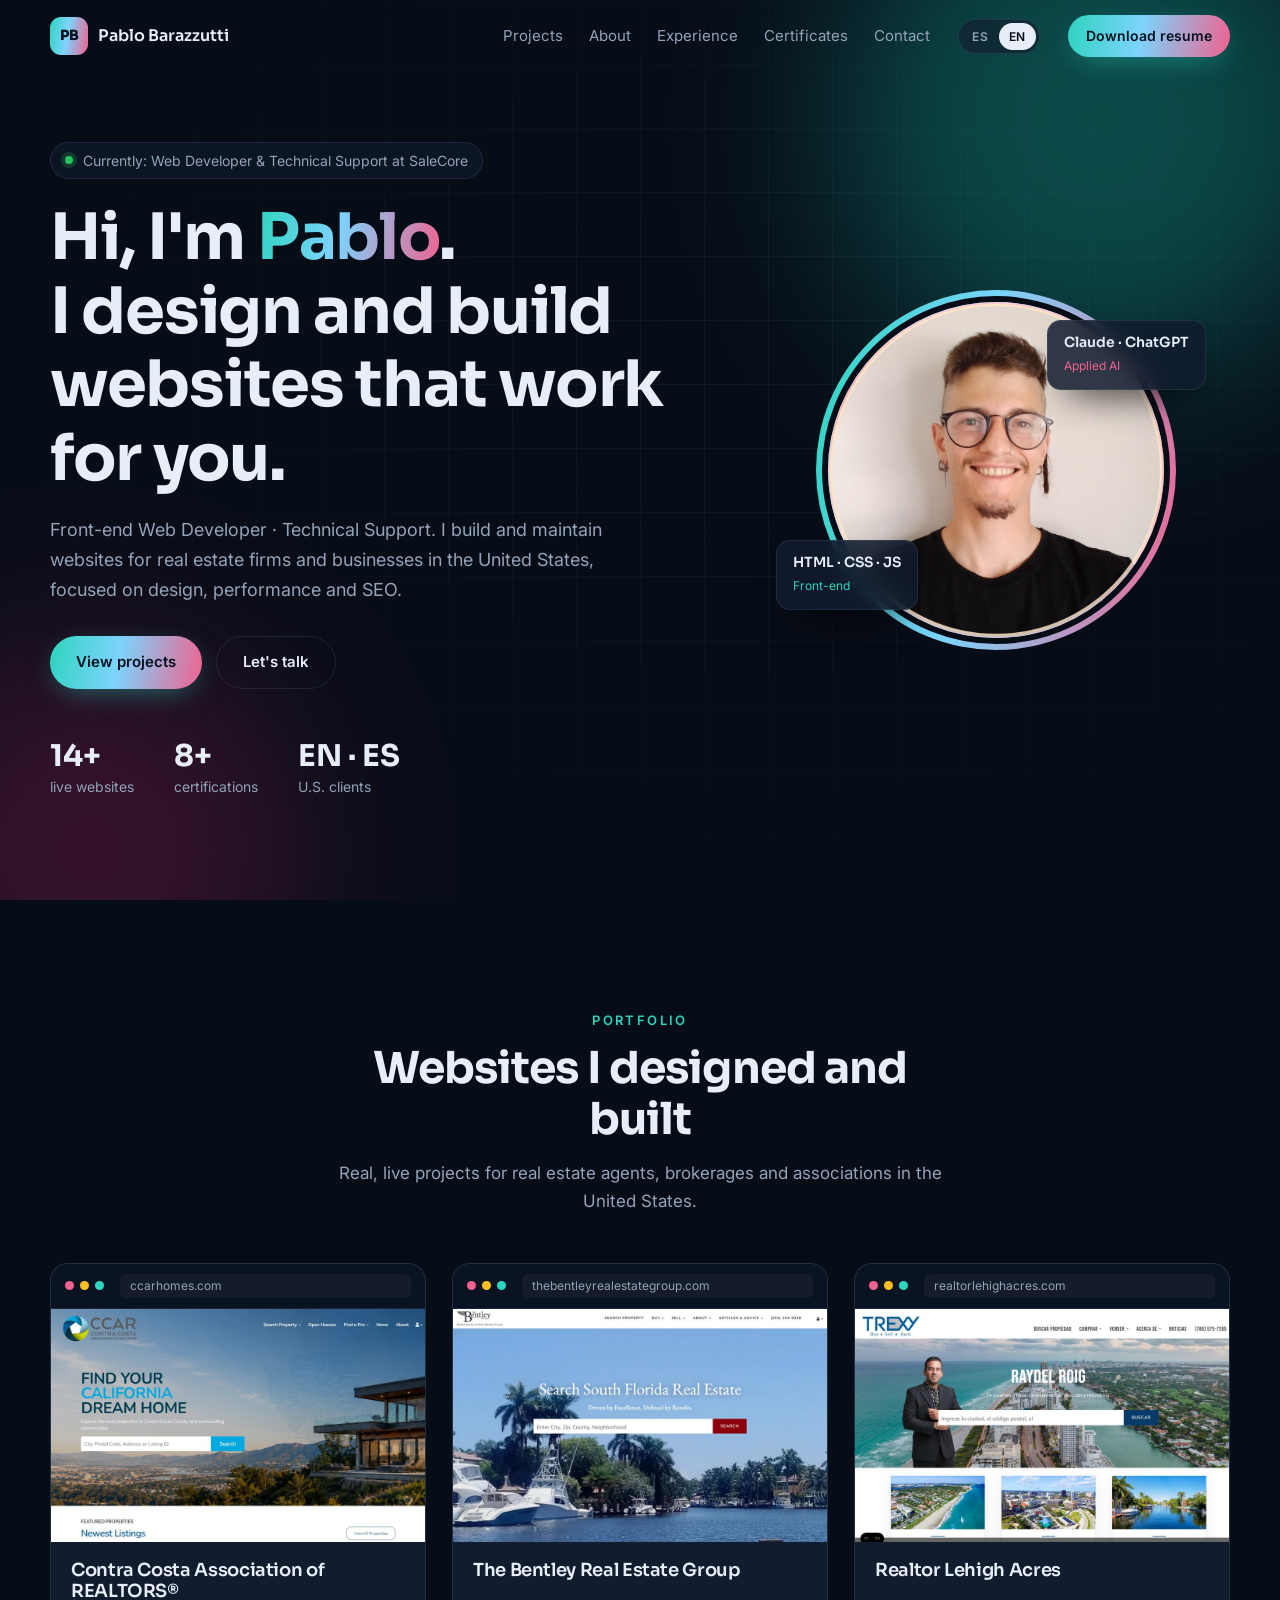
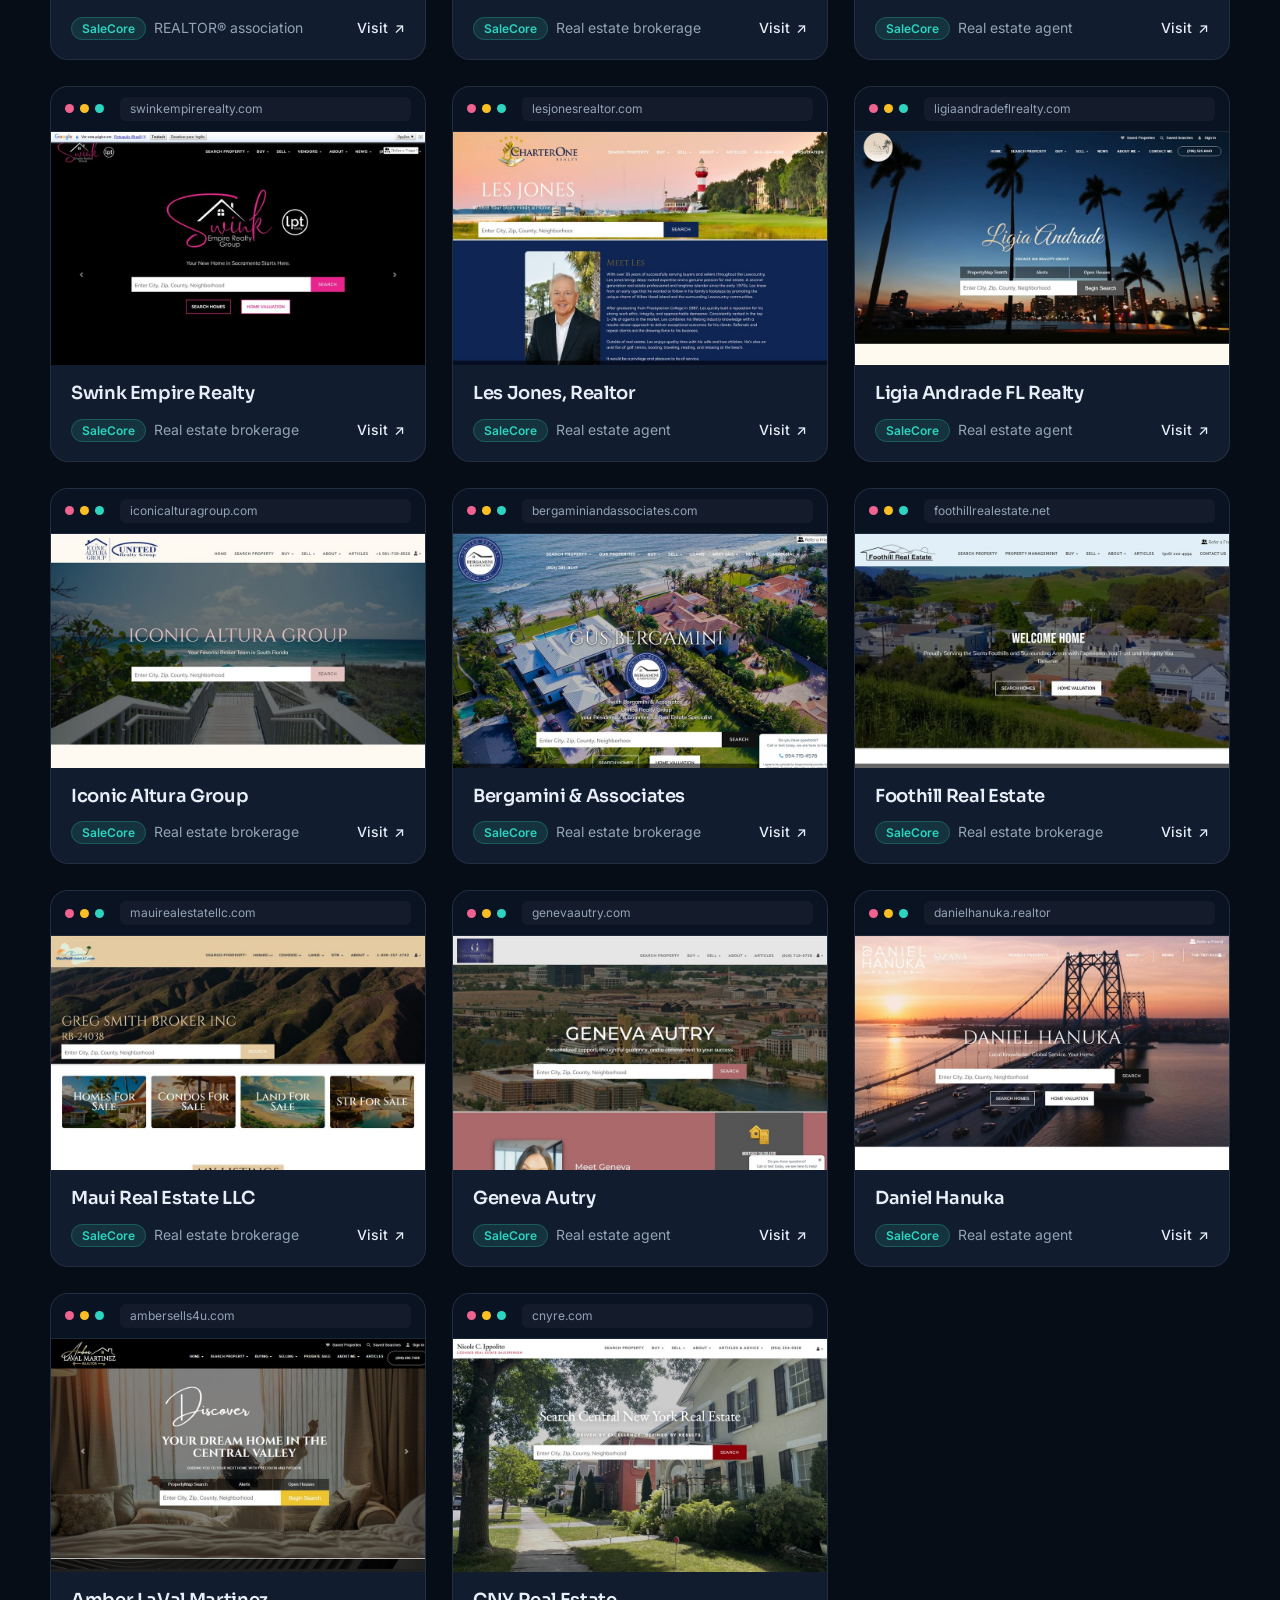
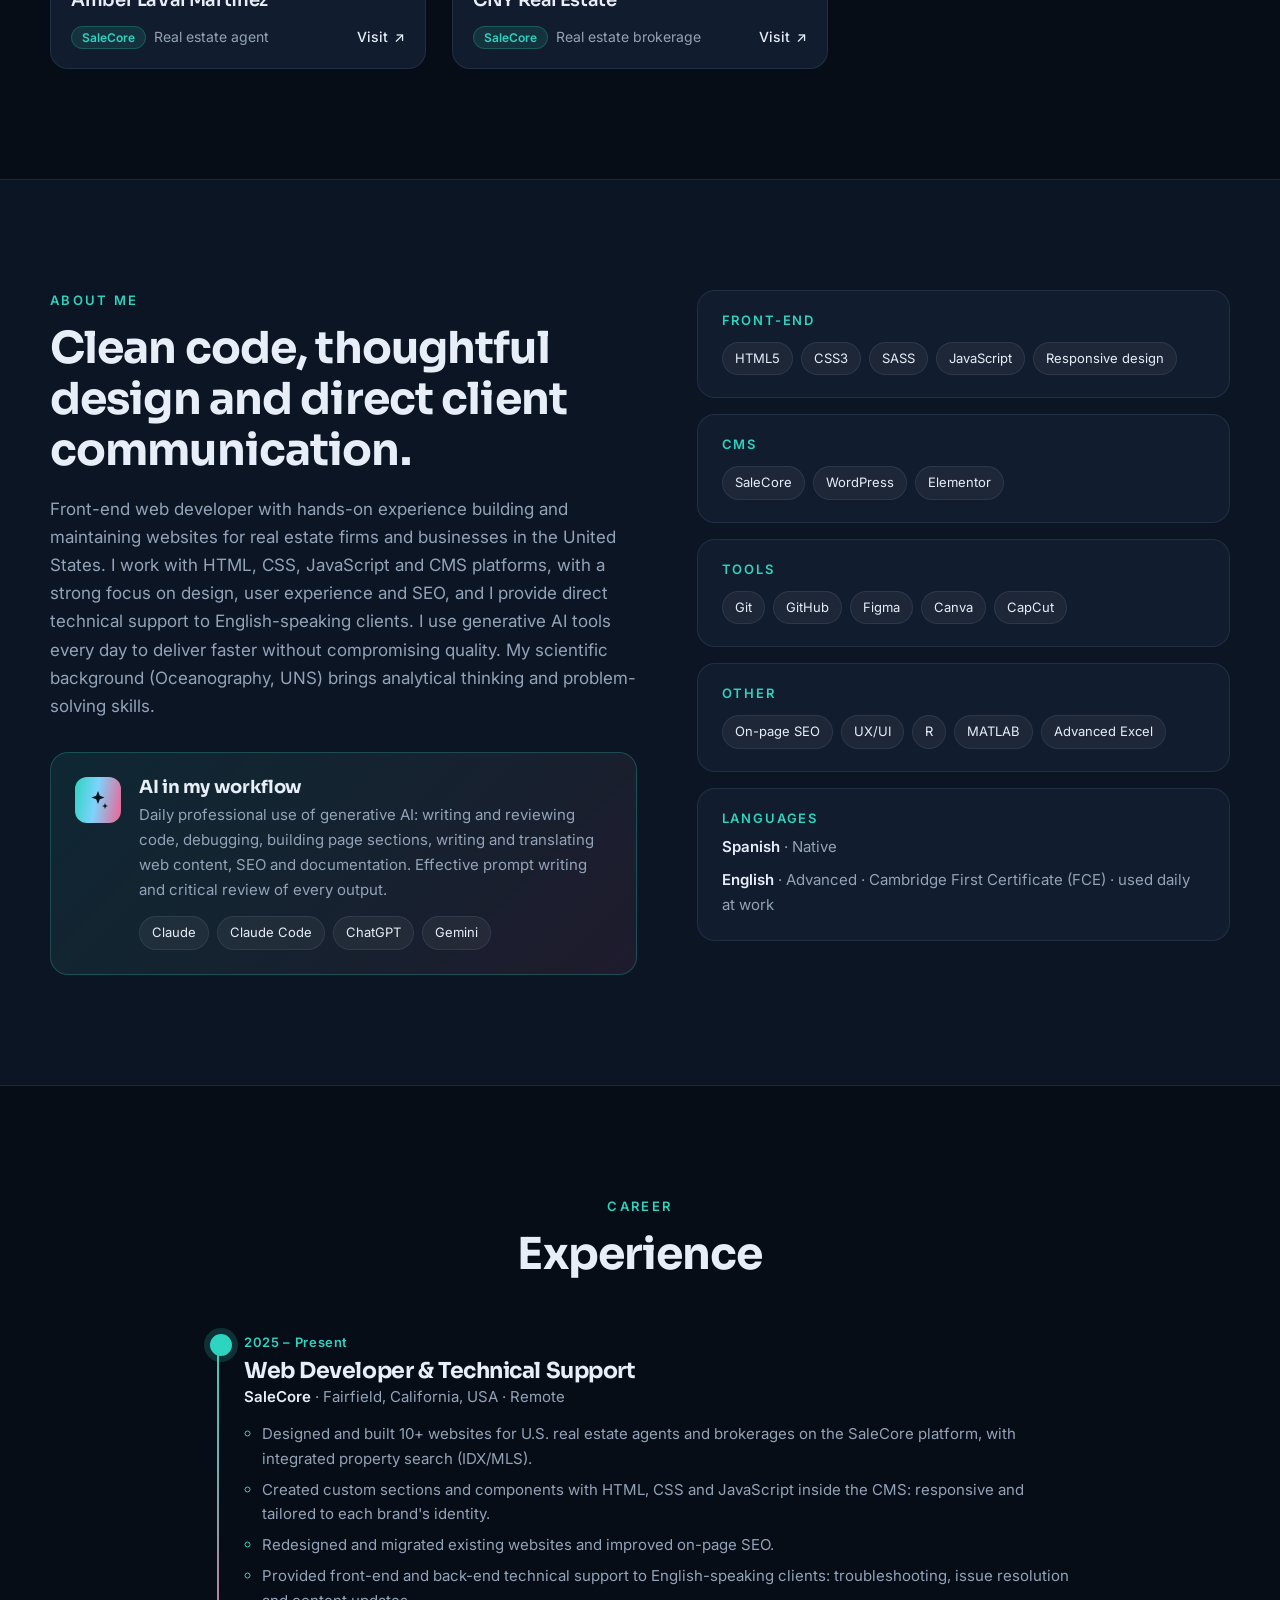
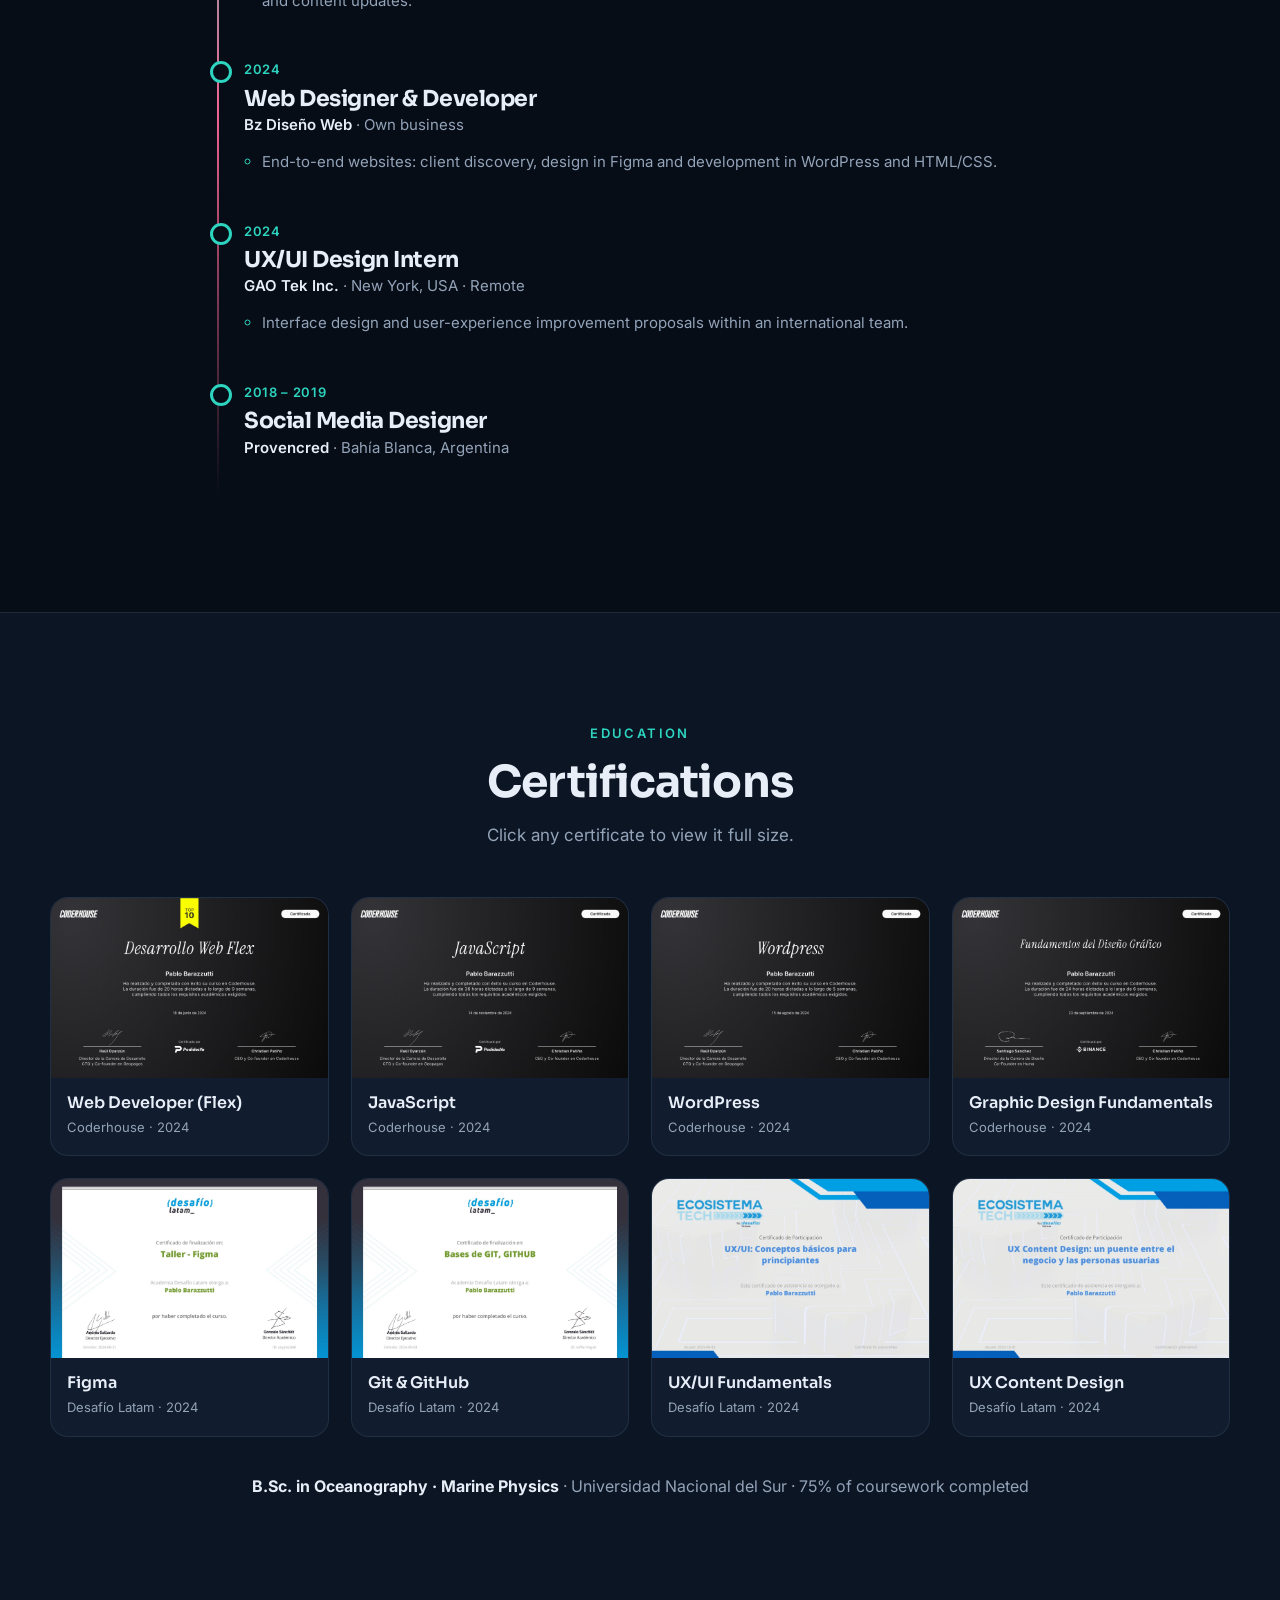
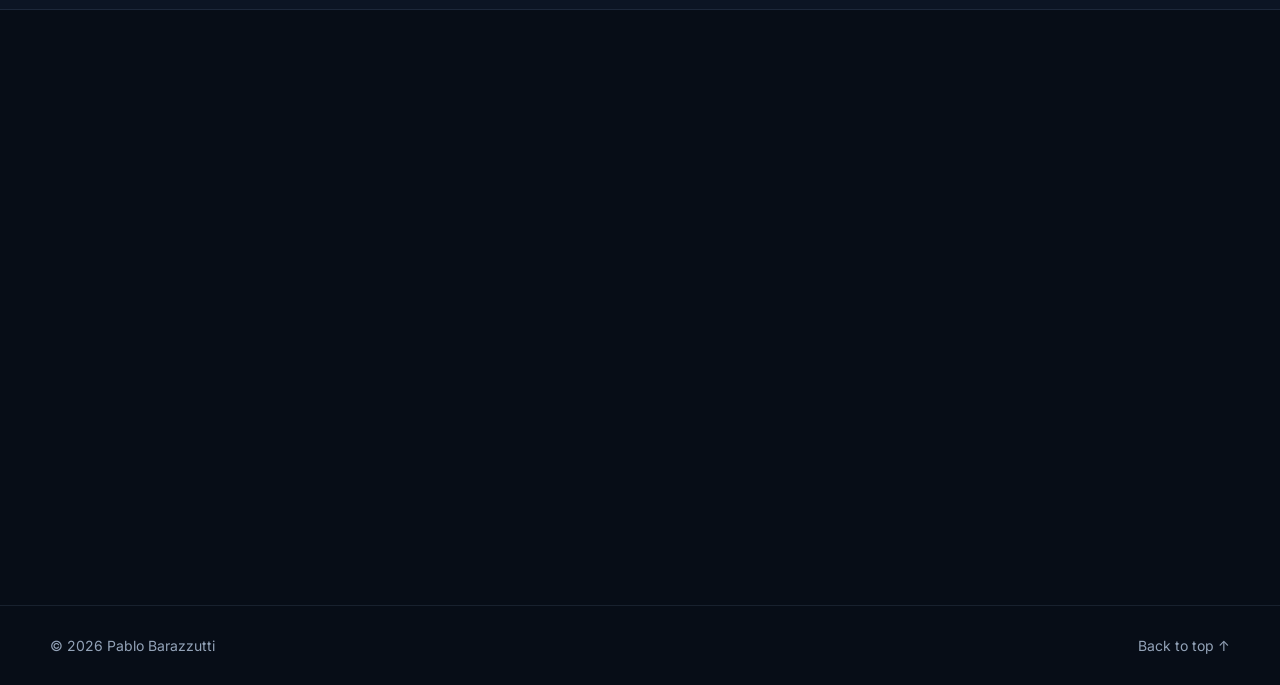
<file: index.html>
<!doctype html>
<html lang="es">
<head>
<meta charset="utf-8">
<meta name="viewport" content="width=device-width, initial-scale=1">
<title>Pablo Barazzutti · Desarrollador Web</title>
<meta name="description" content="Portfolio de Pablo Barazzutti, desarrollador web front-end. Sitios para inmobiliarias y empresas de Estados Unidos.">
<meta property="og:title" content="Pablo Barazzutti · Web Developer">
<meta property="og:description" content="Portfolio · Front-end Web Developer">
<meta property="og:image" content="assets/foto.png">
<link rel="icon" href="assets/favicon.svg" type="image/svg+xml">
<link rel="preconnect" href="https://fonts.googleapis.com">
<link rel="preconnect" href="https://fonts.gstatic.com" crossorigin>
<link href="https://fonts.googleapis.com/css2?family=Inter:wght@400;500;600&family=Sora:wght@400;600;700;800&display=swap" rel="stylesheet">
<link rel="stylesheet" href="css/estilos.css">
</head>
<body>

<header class="nav">
  <div class="contenedor nav-in">
    <a href="#inicio" class="marca"><span class="mono">PB</span><span class="marca-txt">Pablo Barazzutti</span></a>
    <nav class="links" id="menu">
      <a href="#proyectos" data-i="navProyectos"></a>
      <a href="#sobre-mi" data-i="navSobre"></a>
      <a href="#experiencia" data-i="navExperiencia"></a>
      <a href="#certificados" data-i="navCertificados"></a>
      <a href="#contacto" data-i="navContacto"></a>
    </nav>
    <div class="selector-idioma" role="group" aria-label="Idioma / Language">
      <button type="button" data-lang="es">ES</button><button type="button" data-lang="en">EN</button>
    </div>
    <a class="btn btn-chico link-cv" download data-i="descargarCv"></a>
    <button class="hamburguesa" id="hamburguesa" aria-label="Menu" aria-expanded="false"><span></span><span></span></button>
  </div>
</header>

<main>
  <!-- HERO -->
  <section class="hero" id="inicio">
    <div class="brillo b1"></div><div class="brillo b2"></div>
    <div class="contenedor hero-in">
      <div class="hero-txt">
        <p class="etiqueta"><span class="punto"></span><span id="estado"></span></p>
        <h1><span data-i="heroHola"></span> <span class="degradado" id="hero-nombre">Pablo</span>.<br><span data-i="heroFrase"></span></h1>
        <p class="hero-sub" id="hero-sub"></p>
        <div class="hero-btns">
          <a class="btn" href="#proyectos" data-i="verProyectos"></a>
          <a class="btn btn-borde" href="#contacto" data-i="hablemos"></a>
        </div>
        <dl class="numeros">
          <div><dt id="n-sitios">0</dt><dd data-i="nSitios"></dd></div>
          <div><dt id="n-cursos">0</dt><dd data-i="nCerts"></dd></div>
          <div><dt>EN · ES</dt><dd data-i="nClientes"></dd></div>
        </dl>
      </div>
      <div class="hero-foto">
        <div class="aro"><img id="hero-img" alt="Pablo Barazzutti"></div>
        <div class="flotante f1"><b>HTML · CSS · JS</b><span>Front-end</span></div>
        <div class="flotante f2"><b>Claude · ChatGPT</b><span data-i="iaAplicada"></span></div>
      </div>
    </div>
  </section>

  <!-- PROYECTOS -->
  <section class="seccion" id="proyectos">
    <div class="contenedor">
      <div class="seccion-cab revelar">
        <p class="kicker">Portfolio</p>
        <h2 data-i="tituloPort"></h2>
        <p class="bajada" data-i="bajadaPort"></p>
      </div>
      <div class="filtros revelar" id="filtros" role="tablist"></div>
      <div class="proyectos" id="lista-proyectos"></div>
    </div>
  </section>

  <!-- SOBRE MI -->
  <section class="seccion alt" id="sobre-mi">
    <div class="contenedor sobre">
      <div class="revelar">
        <p class="kicker" data-i="kickerSobre"></p>
        <h2 data-i="tituloSobre"></h2>
        <p class="texto" id="perfil"></p>
        <div class="ia-card">
          <div class="ia-icono"><svg viewBox="0 0 24 24"><path d="M12 3l1.8 4.7L18.5 9.5l-4.7 1.8L12 16l-1.8-4.7L5.5 9.5l4.7-1.8z"/><path d="M19 15l.8 2.2L22 18l-2.2.8L19 21l-.8-2.2L16 18l2.2-.8z"/></svg></div>
          <div><h3 data-i="iaTitulo"></h3><p id="ia-texto"></p><div class="chips" id="ia-chips"></div></div>
        </div>
      </div>
      <div class="habilidades revelar" id="habilidades"></div>
    </div>
  </section>

  <!-- EXPERIENCIA -->
  <section class="seccion" id="experiencia">
    <div class="contenedor angosto">
      <div class="seccion-cab revelar"><p class="kicker" data-i="kickerExp"></p><h2 data-i="tituloExp"></h2></div>
      <ol class="linea" id="linea"></ol>
    </div>
  </section>

  <!-- CERTIFICADOS -->
  <section class="seccion alt" id="certificados">
    <div class="contenedor">
      <div class="seccion-cab revelar"><p class="kicker" data-i="kickerCert"></p><h2 data-i="tituloCert"></h2><p class="bajada" data-i="bajadaCert"></p></div>
      <div class="certs" id="certs"></div>
      <p class="extra revelar" id="formacion-extra"></p>
    </div>
  </section>

  <!-- CONTACTO -->
  <section class="seccion" id="contacto">
    <div class="contenedor">
      <div class="contacto revelar">
        <div class="brillo b3"></div>
        <p class="kicker" data-i="kickerCont"></p>
        <h2 data-i="tituloCont"></h2>
        <p class="bajada" data-i="bajadaCont"></p>
        <div class="contacto-btns" id="contacto-btns"></div>
      </div>
    </div>
  </section>
</main>

<footer class="pie">
  <div class="contenedor pie-in">
    <span>© <span id="anio"></span> Pablo Barazzutti</span>
    <a href="#inicio" data-i="volver"></a>
  </div>
</footer>

<dialog class="visor" id="visor">
  <button class="cerrar" id="cerrar" aria-label="Cerrar / Close">✕</button>
  <img id="visor-img" alt="">
  <p id="visor-txt"></p>
</dialog>

<script src="datos.js"></script>
<script src="js/textos-web.js"></script>
<script src="js/app.js"></script>
</body>
</html>
</file>
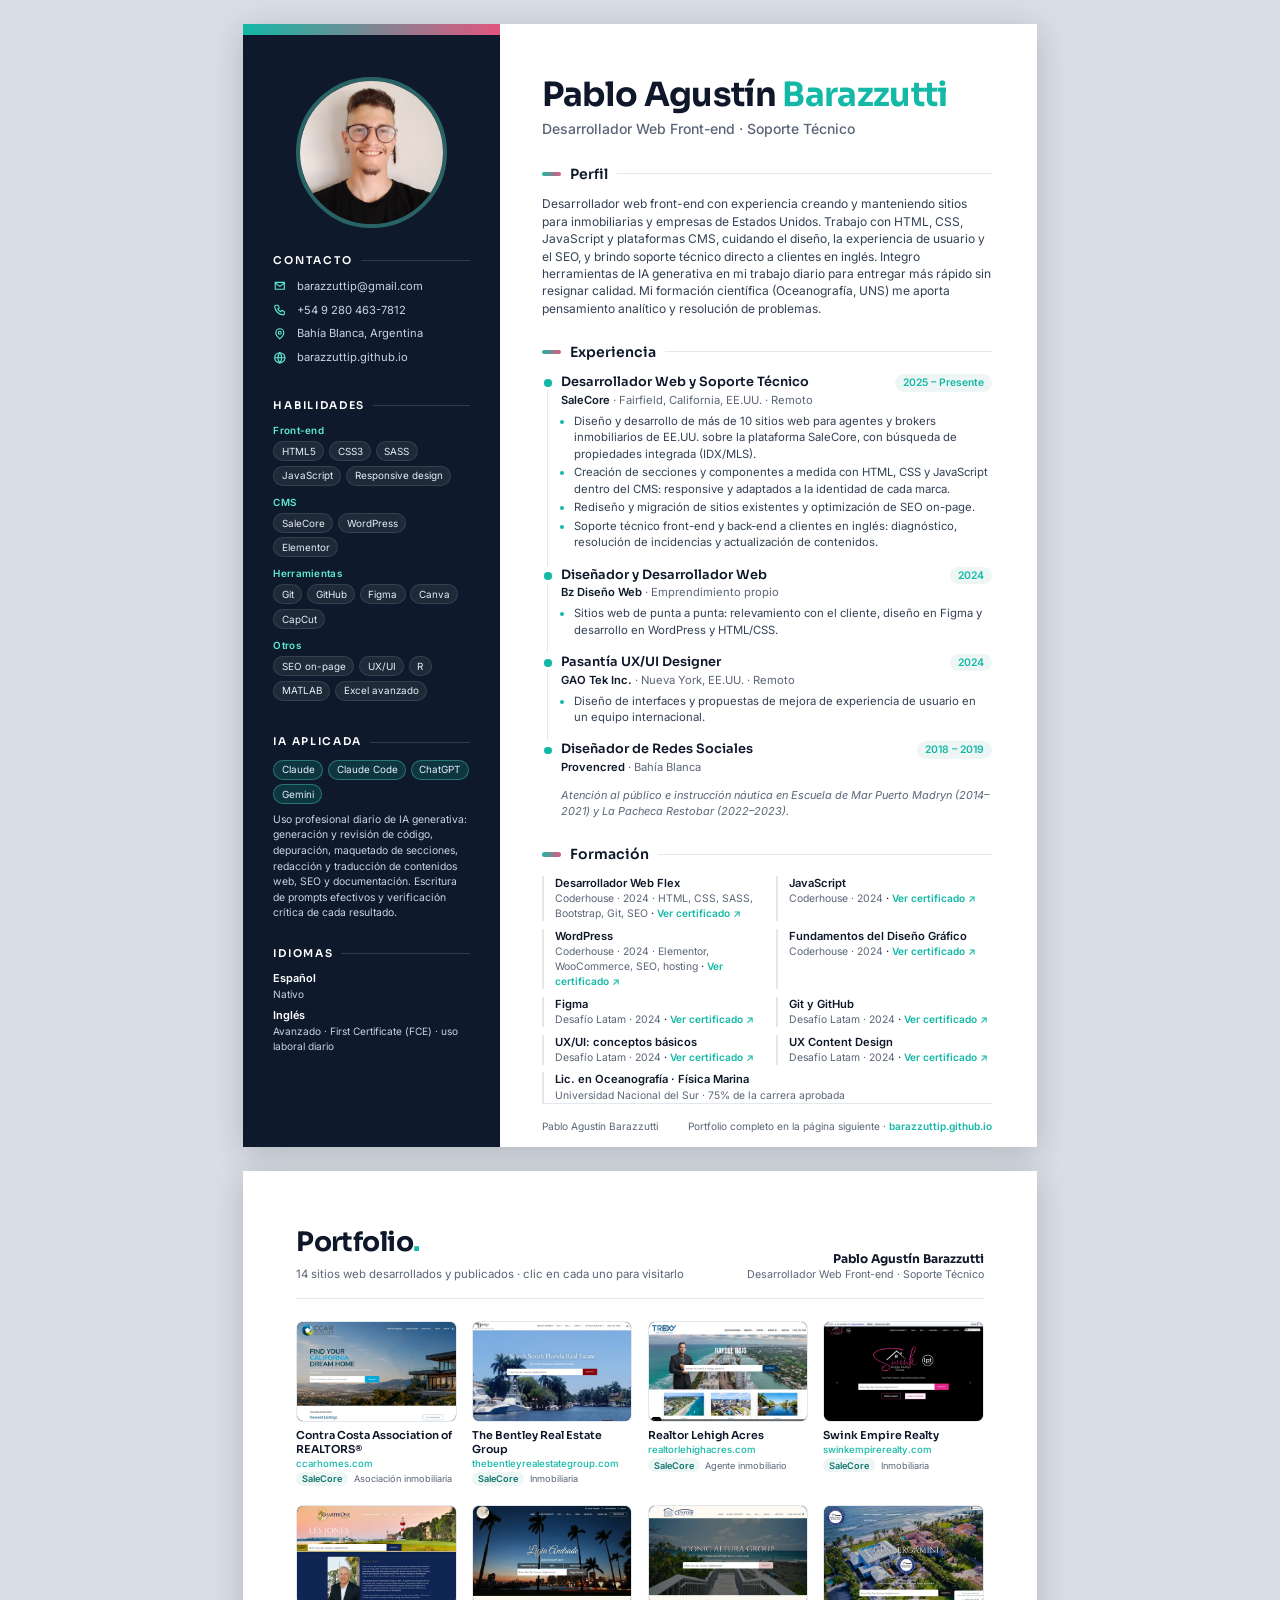
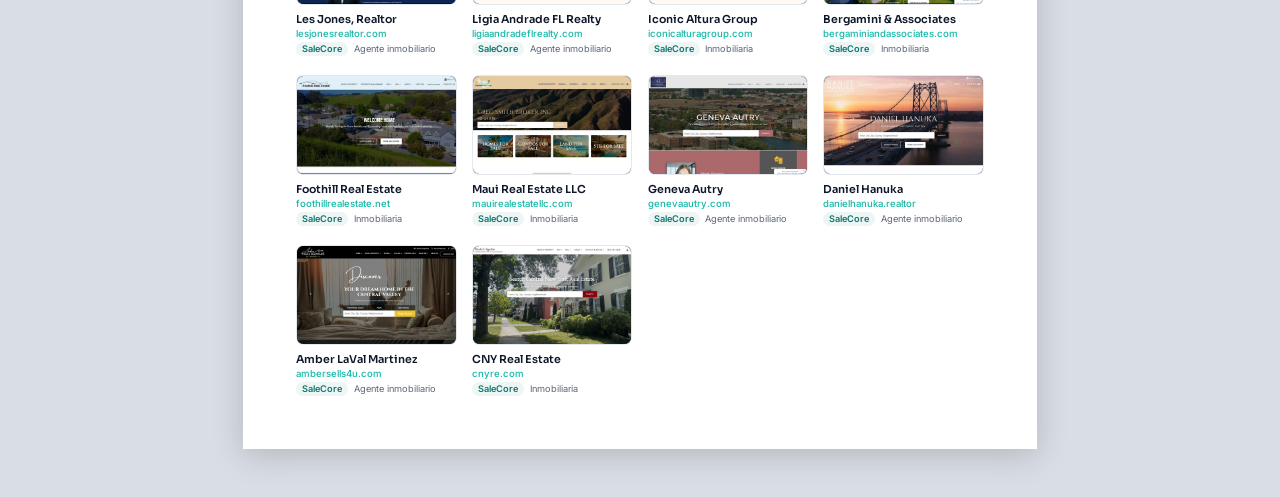
<file: cv/cv.html>
<!doctype html>
<html lang="es">
<head>
<meta charset="utf-8">
<title>CV - Pablo Barazzutti</title>
<meta name="viewport" content="width=device-width, initial-scale=1">
<link rel="preconnect" href="https://fonts.googleapis.com">
<link rel="preconnect" href="https://fonts.gstatic.com" crossorigin>
<link href="https://fonts.googleapis.com/css2?family=Inter:wght@400;500;600;700&family=Sora:wght@500;600;700&display=swap" rel="stylesheet">
<style>
  /* ============ Colores y medidas (podes cambiarlos) ============ */
  :root {
    --side: #0e1a2b;        /* fondo barra lateral */
    --side-text: #c8d3e3;
    --accent: #14b8a6;      /* turquesa */
    --accent-soft: #5eead4;
    --accent-2: #e2557f;    /* detalle rosa */
    --ink: #0f172a;
    --muted: #5b6577;
    --line: #e3e8ef;
    --chip: #eef6f5;
  }

  @page { size: A4; margin: 0; }
  @page portfolio { size: A4; margin: 14mm 14mm 12mm; }

  * { box-sizing: border-box; margin: 0; padding: 0; }
  html { -webkit-print-color-adjust: exact; print-color-adjust: exact; }
  body { font-family: "Inter", system-ui, sans-serif; color: var(--ink); font-size: 9pt; line-height: 1.45; background: #fff; }
  a { color: inherit; text-decoration: none; }
  h1, h2, h3 { font-family: "Sora", "Inter", sans-serif; }

  @media screen {
    body { background: #d9dee6; padding: 24px 0; }
    .hoja, .portfolio { box-shadow: 0 6px 30px rgba(0,0,0,.18); margin: 0 auto 24px; background: #fff; }
    .portfolio { padding: 14mm; }
  }

  /* ============ Pagina 1 ============ */
  .hoja { width: 210mm; height: 297mm; display: grid; grid-template-columns: 68mm 1fr; overflow: hidden; }

  .lateral { background: var(--side); color: var(--side-text); padding: 14mm 8mm 10mm; display: flex; flex-direction: column; gap: 6.5mm; position: relative; }
  .lateral::before { content: ""; position: absolute; left: 0; top: 0; right: 0; height: 3mm; background: linear-gradient(90deg, var(--accent), var(--accent-2)); }
  .foto { width: 40mm; height: 40mm; border-radius: 50%; overflow: hidden; margin: 0 auto; border: 1.2mm solid rgba(94,234,212,.35); }
  .foto img { width: 100%; height: 100%; object-fit: cover; transform: scale(1.09); }

  .lateral h2 { font-size: 8pt; letter-spacing: .16em; text-transform: uppercase; color: #fff; font-weight: 600; margin-bottom: 2.6mm; display: flex; align-items: center; gap: 2mm; }
  .lateral h2::after { content: ""; flex: 1; height: 1px; background: rgba(255,255,255,.14); }

  .contacto li { list-style: none; display: flex; align-items: center; gap: 2.6mm; margin-bottom: 2mm; font-size: 8.4pt; }
  .contacto svg { width: 3.6mm; height: 3.6mm; flex: none; stroke: var(--accent-soft); fill: none; stroke-width: 2; stroke-linecap: round; stroke-linejoin: round; }

  .grupo { margin-bottom: 2.4mm; }
  .grupo b { display: block; font-size: 7.4pt; color: var(--accent-soft); font-weight: 600; margin-bottom: 1mm; letter-spacing: .03em; }
  .chips { display: flex; flex-wrap: wrap; gap: 1.2mm; }
  .chips span { font-size: 7.4pt; padding: .5mm 2mm; border-radius: 10mm; background: rgba(255,255,255,.07); border: 1px solid rgba(255,255,255,.1); color: #e6edf6; }
  .ia .chips span { background: rgba(20,184,166,.18); border-color: rgba(94,234,212,.35); }
  .ia p { font-size: 7.8pt; margin-top: 2mm; line-height: 1.5; }

  .idioma { margin-bottom: 1.8mm; font-size: 8.2pt; }
  .idioma b { color: #fff; font-weight: 600; }
  .idioma span { display: block; font-size: 7.6pt; }

  .principal { padding: 14mm 12mm 10mm 11mm; display: flex; flex-direction: column; }
  .cabecera h1 { font-size: 25pt; line-height: 1.08; letter-spacing: -.02em; font-weight: 700; }
  .cabecera h1 span { color: var(--accent); }
  .cabecera p { font-size: 10.5pt; font-weight: 500; color: var(--muted); margin-top: 1.6mm; }

  .seccion { margin-top: 6.5mm; }
  .seccion > h2 { font-size: 10.5pt; font-weight: 600; display: flex; align-items: center; gap: 2.4mm; margin-bottom: 3mm; }
  .seccion > h2::before { content: ""; width: 5mm; height: 1.2mm; border-radius: 1mm; background: linear-gradient(90deg, var(--accent), var(--accent-2)); }
  .seccion > h2::after { content: ""; flex: 1; height: 1px; background: var(--line); }
  .perfil { color: #334155; font-size: 9pt; }

  .trabajo { position: relative; padding-left: 5mm; padding-bottom: 3.4mm; }
  .trabajo::before { content: ""; position: absolute; left: .6mm; top: 1.6mm; width: 2mm; height: 2mm; border-radius: 50%; background: var(--accent); }
  .trabajo::after { content: ""; position: absolute; left: 1.5mm; top: 4.4mm; bottom: 0; width: 1px; background: var(--line); }
  .trabajo:last-of-type::after { display: none; }
  .trabajo .fila { display: flex; justify-content: space-between; align-items: baseline; gap: 3mm; }
  .trabajo h3 { font-size: 9.6pt; font-weight: 600; }
  .trabajo .fecha { font-size: 7.8pt; font-weight: 600; color: var(--accent); white-space: nowrap; background: var(--chip); padding: .3mm 2mm; border-radius: 10mm; }
  .trabajo .empresa { font-size: 8.4pt; color: var(--muted); }
  .trabajo .empresa b { color: var(--ink); font-weight: 600; }
  .trabajo ul { margin-top: 1.2mm; padding-left: 3.6mm; }
  .trabajo li { margin-bottom: .6mm; color: #334155; font-size: 8.5pt; }
  .trabajo li::marker { color: var(--accent); }
  .otras { font-size: 8.2pt; color: var(--muted); font-style: italic; padding-left: 5mm; }

  .formacion { display: grid; grid-template-columns: 1fr 1fr; gap: 2mm 5mm; }
  .curso { font-size: 8.4pt; line-height: 1.35; padding-left: 3mm; border-left: 2px solid var(--line); }
  .curso b { display: block; font-weight: 600; }
  .curso span { color: var(--muted); font-size: 7.8pt; }
  .curso a { color: var(--accent); font-weight: 600; font-size: 7.6pt; }
  .curso.ancho { grid-column: 1 / -1; }

  .pie { margin-top: auto; padding-top: 4mm; font-size: 7.6pt; color: var(--muted); display: flex; justify-content: space-between; border-top: 1px solid var(--line); }
  .pie a { color: var(--accent); font-weight: 600; }

  /* ============ Portfolio (pagina 2 en adelante) ============ */
  .portfolio { page: portfolio; width: 210mm; }
  @media print { .portfolio { width: auto; } }
  .portfolio .titulo { display: flex; justify-content: space-between; align-items: flex-end; border-bottom: 1px solid var(--line); padding-bottom: 4mm; margin-bottom: 6mm; }
  .portfolio .titulo h2 { font-size: 20pt; letter-spacing: -.02em; }
  .portfolio .titulo h2 span { color: var(--accent); }
  .portfolio .titulo p { color: var(--muted); font-size: 8.6pt; margin-top: 1mm; }
  .portfolio .titulo .nombre { font-size: 8pt; color: var(--muted); text-align: right; }
  .portfolio .titulo .nombre b { display: block; color: var(--ink); font-family: "Sora"; font-size: 9pt; }

  .grilla { display: grid; grid-template-columns: repeat(4, 1fr); gap: 5mm 4mm; }
  .sitio { break-inside: avoid; display: block; }
  .sitio .img { aspect-ratio: 16 / 10; border-radius: 2mm; overflow: hidden; border: 1px solid var(--line); background: linear-gradient(135deg, var(--side), #1d3a4f); position: relative; }
  .sitio .img img { width: 100%; height: 100%; object-fit: cover; object-position: top; display: block; position: relative; z-index: 1; }
  .sitio .img .sin { position: absolute; inset: 0; display: grid; place-items: center; color: var(--accent-soft); font: 600 8pt "Sora"; text-align: center; padding: 2mm; }
  .sitio h3 { font-size: 8.2pt; font-weight: 600; margin-top: 2mm; line-height: 1.25; }
  .sitio .dom { font-size: 7.2pt; color: var(--accent); font-weight: 500; }
  .sitio .meta { font-size: 6.9pt; color: var(--muted); display: flex; gap: 1.5mm; align-items: center; margin-top: .4mm; }
  .sitio .meta i { white-space: nowrap; font-style: normal; padding: .1mm 1.6mm; border-radius: 10mm; background: var(--chip); color: #0f766e; font-weight: 600; }
</style>
</head>
<body>

<div class="hoja">
  <aside class="lateral">
    <div class="foto"><img id="foto" alt=""></div>
    <section><h2 data-i="contacto"></h2><ul class="contacto" id="contacto"></ul></section>
    <section><h2 data-i="habilidades"></h2><div id="habilidades"></div></section>
    <section class="ia"><h2 data-i="ia"></h2><div class="chips" id="ia-chips"></div><p id="ia-texto"></p></section>
    <section><h2 data-i="idiomas"></h2><div id="idiomas"></div></section>
  </aside>

  <main class="principal">
    <header class="cabecera"><h1 id="nombre"></h1><p id="titulo"></p></header>
    <section class="seccion"><h2 data-i="perfil"></h2><p class="perfil" id="perfil"></p></section>
    <section class="seccion"><h2 data-i="experiencia"></h2><div id="experiencia"></div><p class="otras" id="otras"></p></section>
    <section class="seccion"><h2 data-i="formacion"></h2><div class="formacion" id="formacion"></div></section>
    <div class="pie"><span id="pie-izq"></span><span><span data-i="pieSig"></span> · <a id="pie-link"></a></span></div>
  </main>
</div>

<section class="portfolio">
  <div class="titulo">
    <div><h2>Portfolio<span>.</span></h2><p id="port-sub"></p></div>
    <div class="nombre" id="port-nombre"></div>
  </div>
  <div class="grilla" id="grilla"></div>
</section>

<script src="../datos.js"></script>
<script>
  const $ = (id) => document.getElementById(id);
  const esc = (s) => String(s).replace(/[&<>"]/g, (c) => ({ "&": "&amp;", "<": "&lt;", ">": "&gt;", '"': "&quot;" }[c]));
  const iconos = {
    mail: '<path d="M4 6h16v12H4z"/><path d="m4 7 8 6 8-6"/>',
    tel:  '<path d="M5 4h4l2 5-2.5 1.5a11 11 0 0 0 5 5L15 13l5 2v4a2 2 0 0 1-2 2A16 16 0 0 1 3 6a2 2 0 0 1 2-2"/>',
    pin:  '<path d="M12 21s-7-6.2-7-11a7 7 0 0 1 14 0c0 4.8-7 11-7 11z"/><circle cx="12" cy="10" r="2.5"/>',
    web:  '<circle cx="12" cy="12" r="9"/><path d="M3 12h18M12 3a14 14 0 0 1 0 18M12 3a14 14 0 0 0 0 18"/>',
  };
  const link = (href, html) => href ? `<a href="${esc(href)}">${html}</a>` : html;

  // Idioma: cv.html?lang=en genera la version en ingles
  const lang = new URLSearchParams(location.search).get("lang") === "en" ? "en" : "es";
  const t = (obj, campo) => CV.t(obj, campo, lang);
  const UI = {
    es: { contacto: "Contacto", habilidades: "Habilidades", ia: "IA aplicada", idiomas: "Idiomas", perfil: "Perfil",
          experiencia: "Experiencia", formacion: "Formación", verCert: "Ver certificado ↗",
          pieSig: "Portfolio completo en la página siguiente", portSub: "{n} sitios web desarrollados y publicados · clic en cada uno para visitarlo",
          doc: "CV - Pablo Barazzutti" },
    en: { contacto: "Contact", habilidades: "Skills", ia: "Applied AI", idiomas: "Languages", perfil: "Profile",
          experiencia: "Experience", formacion: "Education", verCert: "View certificate ↗",
          pieSig: "Full portfolio on the next page", portSub: "{n} websites designed, built and live · click any to visit",
          doc: "Resume - Pablo Barazzutti" },
  }[lang];
  document.documentElement.lang = lang;
  document.title = UI.doc;
  document.querySelectorAll("[data-i]").forEach((el) => (el.textContent = UI[el.dataset.i]));

  // Nombre con el apellido resaltado
  const partes = CV.nombre.split(" ");
  $("nombre").innerHTML = esc(partes.slice(0, -1).join(" ")) + " <span>" + esc(partes.at(-1)) + "</span>";
  $("titulo").textContent = t(CV, "titulo");
  $("foto").src = "../" + CV.foto;
  $("perfil").textContent = t(CV, "perfil");

  $("contacto").innerHTML = CV.contacto.map((c) =>
    `<li><svg viewBox="0 0 24 24">${iconos[c.icono] || iconos.web}</svg>${link(c.link, esc(c.texto))}</li>`).join("");

  $("habilidades").innerHTML = CV.habilidades.map((g) =>
    `<div class="grupo"><b>${esc(t(g, "grupo"))}</b><div class="chips">${t(g, "items").map((i) => `<span>${esc(i)}</span>`).join("")}</div></div>`).join("");

  $("ia-chips").innerHTML = CV.ia.herramientas.map((i) => `<span>${esc(i)}</span>`).join("");
  $("ia-texto").textContent = t(CV.ia, "texto");

  $("idiomas").innerHTML = CV.idiomas.map((i) =>
    `<div class="idioma"><b>${esc(t(i, "idioma"))}</b><span>${esc(t(i, "nivel"))}</span></div>`).join("");

  $("experiencia").innerHTML = CV.experiencia.map((e) => {
    const fecha = e.hasta ? `${e.desde} – ${CV.tr(e.hasta, lang)}` : e.desde;
    const lista = t(e, "tareas") || [];
    const tareas = lista.length ? `<ul>${lista.map((x) => `<li>${esc(x)}</li>`).join("")}</ul>` : "";
    return `<div class="trabajo">
      <div class="fila"><h3>${esc(t(e, "puesto"))}</h3><span class="fecha">${esc(fecha)}</span></div>
      <div class="empresa"><b>${esc(e.empresa)}</b> · ${esc(t(e, "lugar"))}</div>${tareas}</div>`;
  }).join("");
  $("otras").textContent = t(CV, "otrasExperiencias");

  $("formacion").innerHTML = CV.formacion.map((f) => {
    const sub = [f.lugar, f.anio].filter(Boolean).join(" · ");
    const det = t(f, "detalle") ? ` · ${esc(t(f, "detalle"))}` : "";
    const cert = f.certificado ? ` · <a href="${esc(CV.sitio + f.certificado)}">${UI.verCert}</a>` : "";
    const ancho = !f.certificado ? " ancho" : "";
    return `<div class="curso${ancho}"><b>${esc(t(f, "titulo"))}</b><span>${esc(sub)}${det}</span>${cert}</div>`;
  }).join("");

  $("pie-izq").textContent = CV.nombre;
  $("pie-link").href = CV.sitio;
  $("pie-link").textContent = CV.sitio.replace(/^https?:\/\//, "").replace(/\/$/, "");

  // ---- Portfolio ----
  const n = CV.portfolio.length;
  $("port-sub").textContent = UI.portSub.replace("{n}", n);
  $("port-nombre").innerHTML = `<b>${esc(CV.nombre)}</b>${esc(t(CV, "titulo"))}`;
  $("grilla").innerHTML = CV.portfolio.map((s) => {
    const dom = new URL(s.url).hostname.replace(/^www\./, "");
    return `<a class="sitio" href="${esc(s.url)}">
      <div class="img"><span class="sin">${esc(dom)}</span><img src="../${CV.captura(s.url)}" alt="" onerror="this.remove()"></div>
      <h3>${esc(s.nombre)}</h3>
      <div class="dom">${esc(dom)}</div>
      <div class="meta"><i>${esc(CV.tr(s.plataforma, lang))}</i>${esc(CV.tr(s.rubro, lang))}</div></a>`;
  }).join("");
</script>
</body>
</html>
</file>
<file: css/estilos.css>
/* ===================== Variables ===================== */
:root {
  --fondo: #070d17;
  --fondo-2: #0c1524;
  --tarjeta: #111c2e;
  --borde: rgba(148, 178, 214, .12);
  --texto: #e7eef8;
  --suave: #93a3b8;
  --acento: #2dd4bf;
  --acento-2: #f0628f;
  --degradado: linear-gradient(100deg, #2dd4bf 0%, #7dd3fc 45%, #f0628f 100%);
  --radio: 18px;
  --ancho: 1180px;
}

* { box-sizing: border-box; margin: 0; padding: 0; }
html { scroll-behavior: smooth; scroll-padding-top: 80px; }
body { background: var(--fondo); color: var(--texto); font: 400 16px/1.65 "Inter", system-ui, sans-serif; -webkit-font-smoothing: antialiased; overflow-x: hidden; }
img { max-width: 100%; display: block; }
a { color: inherit; text-decoration: none; }
h1, h2, h3 { font-family: "Sora", "Inter", sans-serif; line-height: 1.15; letter-spacing: -.02em; }
::selection { background: var(--acento); color: #04201c; }

.contenedor { width: min(var(--ancho), 100% - 40px); margin-inline: auto; }
.angosto { max-width: 860px; }

/* ===================== Botones ===================== */
.btn { display: inline-flex; align-items: center; gap: 8px; padding: 13px 26px; border-radius: 999px; font-weight: 600; font-size: 15px; background: var(--degradado); color: #06121f; transition: transform .2s, box-shadow .2s; box-shadow: 0 8px 30px -10px rgba(45, 212, 191, .6); }
.btn:hover { transform: translateY(-2px); box-shadow: 0 14px 34px -10px rgba(240, 98, 143, .55); }
.btn-borde { background: transparent; color: var(--texto); border: 1px solid var(--borde); box-shadow: none; }
.btn-borde:hover { border-color: var(--acento); box-shadow: none; }
.btn-chico { padding: 9px 18px; font-size: 14px; }

/* ===================== Nav ===================== */
.nav { position: fixed; inset: 0 0 auto; z-index: 50; transition: background .3s, border-color .3s; border-bottom: 1px solid transparent; }
.nav.solida { background: rgba(7, 13, 23, .78); backdrop-filter: blur(14px); border-color: var(--borde); }
.nav-in { display: flex; align-items: center; gap: 28px; height: 72px; }
.marca { display: flex; align-items: center; gap: 10px; font-family: "Sora"; font-weight: 600; }
.mono { width: 38px; height: 38px; border-radius: 11px; display: grid; place-items: center; background: var(--degradado); color: #06121f; font-weight: 800; font-size: 14px; }
.links { display: flex; gap: 26px; margin-left: auto; font-size: 15px; color: var(--suave); }
.links a { transition: color .2s; }
.links a:hover, .links a.activo { color: var(--texto); }
.selector-idioma { display: flex; padding: 3px; border: 1px solid var(--borde); border-radius: 999px; background: rgba(17, 28, 46, .6); }
.selector-idioma button { font: 600 12px "Inter"; letter-spacing: .06em; color: var(--suave); background: none; border: 0; padding: 6px 10px; border-radius: 999px; cursor: pointer; transition: all .2s; }
.selector-idioma button:hover { color: var(--texto); }
.selector-idioma button[aria-pressed="true"] { background: var(--texto); color: var(--fondo); }
.filtros[hidden] { display: none; }
.hamburguesa { display: none; background: none; border: 0; width: 40px; height: 40px; cursor: pointer; position: relative; }
.hamburguesa span { position: absolute; left: 9px; right: 9px; height: 2px; background: var(--texto); border-radius: 2px; transition: transform .3s, top .3s; }
.hamburguesa span:first-child { top: 15px; } .hamburguesa span:last-child { top: 23px; }
.hamburguesa[aria-expanded="true"] span:first-child { top: 19px; transform: rotate(45deg); }
.hamburguesa[aria-expanded="true"] span:last-child { top: 19px; transform: rotate(-45deg); }

/* ===================== Hero ===================== */
.hero { position: relative; min-height: 100vh; display: flex; align-items: center; padding: 120px 0 80px; overflow: hidden; }
.hero::before { content: ""; position: absolute; inset: 0; background-image: linear-gradient(var(--borde) 1px, transparent 1px), linear-gradient(90deg, var(--borde) 1px, transparent 1px); background-size: 64px 64px; mask-image: radial-gradient(ellipse at 60% 40%, #000 10%, transparent 70%); opacity: .5; }
.brillo { position: absolute; border-radius: 50%; filter: blur(90px); opacity: .35; pointer-events: none; }
.b1 { width: 520px; height: 520px; background: #14b8a6; top: -140px; right: -80px; }
.b2 { width: 420px; height: 420px; background: #db2777; bottom: -160px; left: -120px; opacity: .22; }
.hero-in { position: relative; display: grid; grid-template-columns: 1.25fr .9fr; gap: 60px; align-items: center; }
.etiqueta { display: inline-flex; align-items: center; gap: 10px; padding: 6px 14px; border: 1px solid var(--borde); border-radius: 999px; font-size: 14px; color: var(--suave); background: rgba(17, 28, 46, .6); }
.punto { width: 8px; height: 8px; border-radius: 50%; background: #22c55e; box-shadow: 0 0 0 4px rgba(34, 197, 94, .2); animation: latido 2s infinite; }
@keyframes latido { 50% { box-shadow: 0 0 0 8px rgba(34, 197, 94, 0); } }
.hero h1 { font-size: clamp(36px, 5.4vw, 64px); font-weight: 700; margin: 22px 0 20px; }
.degradado { background: var(--degradado); -webkit-background-clip: text; background-clip: text; color: transparent; }
.hero-sub { font-size: 18px; color: var(--suave); max-width: 560px; }
.hero-btns { display: flex; flex-wrap: wrap; gap: 14px; margin-top: 32px; }
.numeros { display: flex; gap: 40px; margin-top: 48px; flex-wrap: wrap; }
.numeros dt { font: 700 30px "Sora"; }
.numeros dd { color: var(--suave); font-size: 14px; }

.hero-foto { position: relative; justify-self: center; }
.aro { width: min(360px, 70vw); aspect-ratio: 1; border-radius: 50%; padding: 6px; background: var(--degradado); animation: flotar 7s ease-in-out infinite; }
.aro img { width: 100%; height: 100%; border-radius: 50%; object-fit: cover; transform: scale(1.0); border: 6px solid var(--fondo); }
@keyframes flotar { 50% { transform: translateY(-12px); } }
.flotante { position: absolute; padding: 12px 16px; border-radius: 14px; background: rgba(17, 28, 46, .85); border: 1px solid var(--borde); backdrop-filter: blur(10px); box-shadow: 0 20px 40px -20px #000; }
.flotante b { display: block; font: 600 14px "Sora"; }
.flotante span { font-size: 12px; color: var(--acento); }
.f1 { left: -40px; bottom: 40px; }
.f2 { right: -30px; top: 30px; }
.f2 span { color: var(--acento-2); }

/* ===================== Secciones ===================== */
.seccion { padding: 110px 0; position: relative; }
.alt { background: var(--fondo-2); border-block: 1px solid var(--borde); }
.seccion-cab { text-align: center; max-width: 640px; margin: 0 auto 48px; }
.kicker { color: var(--acento); font-weight: 600; font-size: 13px; letter-spacing: .18em; text-transform: uppercase; margin-bottom: 12px; }
.seccion h2 { font-size: clamp(30px, 3.6vw, 44px); font-weight: 700; }
.bajada { color: var(--suave); margin-top: 14px; font-size: 17px; }

/* ===================== Proyectos ===================== */
.filtros { display: flex; justify-content: center; flex-wrap: wrap; gap: 10px; margin-bottom: 40px; }
.filtros button { font: 500 14px "Inter"; padding: 9px 18px; border-radius: 999px; border: 1px solid var(--borde); background: transparent; color: var(--suave); cursor: pointer; transition: all .2s; }
.filtros button:hover { color: var(--texto); border-color: rgba(45, 212, 191, .5); }
.filtros button[aria-selected="true"] { background: var(--texto); color: var(--fondo); border-color: var(--texto); }
.filtros button small { opacity: .6; margin-left: 4px; }

.proyectos { display: grid; grid-template-columns: repeat(auto-fill, minmax(330px, 1fr)); gap: 26px; }
.proyecto { background: var(--tarjeta); border: 1px solid var(--borde); border-radius: var(--radio); overflow: hidden; transition: transform .35s, border-color .35s, box-shadow .35s; display: flex; flex-direction: column; }
.proyecto:hover { transform: translateY(-6px); border-color: rgba(45, 212, 191, .45); box-shadow: 0 30px 60px -30px rgba(45, 212, 191, .35); }
.navegador { display: flex; align-items: center; gap: 6px; padding: 10px 14px; background: #0a1322; border-bottom: 1px solid var(--borde); }
.navegador i { width: 9px; height: 9px; border-radius: 50%; background: #2a3a52; }
.navegador i:nth-child(1) { background: #f0628f; } .navegador i:nth-child(2) { background: #fbbf24; } .navegador i:nth-child(3) { background: #2dd4bf; }
.navegador span { margin-left: 10px; font-size: 12px; color: var(--suave); background: rgba(255, 255, 255, .04); padding: 2px 10px; border-radius: 6px; flex: 1; white-space: nowrap; overflow: hidden; text-overflow: ellipsis; }
.captura { aspect-ratio: 16 / 10; overflow: hidden; background: linear-gradient(135deg, #10203a, #1a2f45); position: relative; }
.captura img { width: 100%; height: 100%; object-fit: cover; object-position: top; transition: transform .8s ease; }
.proyecto:hover .captura img { transform: scale(1.04); }
.captura .sin { position: absolute; inset: 0; display: grid; place-items: center; font: 600 15px "Sora"; color: var(--acento); }
.proyecto-info { padding: 18px 20px 20px; display: flex; flex-direction: column; gap: 6px; flex: 1; }
.proyecto-info h3 { font-size: 18px; font-weight: 600; }
.proyecto-meta { display: flex; justify-content: space-between; align-items: center; gap: 10px; color: var(--suave); font-size: 14px; margin-top: auto; padding-top: 8px; }
.pill { font-size: 12px; font-weight: 600; padding: 3px 10px; border-radius: 999px; background: rgba(45, 212, 191, .12); color: var(--acento); border: 1px solid rgba(45, 212, 191, .25); }
.pill.wordpress { background: rgba(125, 211, 252, .1); color: #7dd3fc; border-color: rgba(125, 211, 252, .25); }
.pill.a-medida { background: rgba(240, 98, 143, .1); color: var(--acento-2); border-color: rgba(240, 98, 143, .3); }
.visitar { color: var(--texto); font-weight: 500; font-size: 14px; display: inline-flex; gap: 6px; align-items: center; }
.visitar::after { content: "↗"; transition: transform .2s; }
.proyecto:hover .visitar::after { transform: translate(2px, -2px); }

/* ===================== Sobre mi ===================== */
.sobre { display: grid; grid-template-columns: 1.1fr 1fr; gap: 60px; align-items: start; }
.sobre h2 { margin-bottom: 20px; }
.texto { color: var(--suave); font-size: 17px; }
.ia-card { margin-top: 32px; display: flex; gap: 18px; padding: 24px; border-radius: var(--radio); background: linear-gradient(135deg, rgba(45, 212, 191, .1), rgba(240, 98, 143, .08)); border: 1px solid rgba(45, 212, 191, .25); }
.ia-icono { flex: none; width: 46px; height: 46px; border-radius: 12px; background: var(--degradado); display: grid; place-items: center; }
.ia-icono svg { width: 24px; fill: #06121f; }
.ia-card h3 { font-size: 18px; margin-bottom: 6px; }
.ia-card p { color: var(--suave); font-size: 15px; }
.chips { display: flex; flex-wrap: wrap; gap: 8px; margin-top: 14px; }
.chips span { font-size: 13px; padding: 5px 12px; border-radius: 999px; background: rgba(255, 255, 255, .05); border: 1px solid var(--borde); }
.habilidades { display: grid; gap: 16px; }
.hab { padding: 22px 24px; border-radius: var(--radio); background: var(--tarjeta); border: 1px solid var(--borde); }
.hab h3 { font-size: 13px; letter-spacing: .14em; text-transform: uppercase; color: var(--acento); margin-bottom: 4px; font-family: "Inter"; font-weight: 600; }
.idiomas { display: flex; flex-direction: column; gap: 8px; margin-top: 10px; font-size: 15px; color: var(--suave); }
.idiomas b { color: var(--texto); font-weight: 600; }

/* ===================== Experiencia ===================== */
.linea { list-style: none; position: relative; padding-left: 34px; }
.linea::before { content: ""; position: absolute; left: 7px; top: 8px; bottom: 8px; width: 2px; background: linear-gradient(var(--acento), var(--acento-2), transparent); }
.linea li { position: relative; padding-bottom: 42px; }
.linea li::before { content: ""; position: absolute; left: -34px; top: 6px; width: 16px; height: 16px; border-radius: 50%; background: var(--fondo); border: 3px solid var(--acento); }
.linea li.actual::before { background: var(--acento); box-shadow: 0 0 0 6px rgba(45, 212, 191, .18); }
.linea .fecha { font-size: 13px; font-weight: 600; color: var(--acento); letter-spacing: .05em; }
.linea h3 { font-size: 22px; margin: 4px 0 2px; }
.linea .empresa { color: var(--suave); font-size: 15px; }
.linea .empresa b { color: var(--texto); font-weight: 600; }
.linea ul { margin-top: 12px; padding-left: 18px; color: var(--suave); font-size: 15px; display: grid; gap: 6px; }
.linea ul li { padding: 0; } .linea ul li::before { display: none; }
.linea ul li::marker { color: var(--acento); }

/* ===================== Certificados ===================== */
.certs { display: grid; grid-template-columns: repeat(auto-fill, minmax(250px, 1fr)); gap: 22px; }
.cert { text-align: left; background: var(--tarjeta); border: 1px solid var(--borde); border-radius: var(--radio); overflow: hidden; cursor: zoom-in; color: inherit; font: inherit; padding: 0; transition: transform .3s, border-color .3s; }
.cert:hover { transform: translateY(-4px); border-color: rgba(45, 212, 191, .45); }
.cert img { aspect-ratio: 1600 / 1037; object-fit: cover; width: 100%; background: #fff; }
.cert div { padding: 14px 16px 16px; }
.cert b { display: block; font: 600 16px "Sora"; }
.cert span { font-size: 13px; color: var(--suave); }
.extra { text-align: center; color: var(--suave); margin-top: 36px; }
.extra b { color: var(--texto); }

.visor { margin: auto; border: 0; background: transparent; max-width: min(1100px, 94vw); padding: 0; overflow: visible; }
.visor::backdrop { background: rgba(3, 7, 14, .85); backdrop-filter: blur(6px); }
.visor img { border-radius: 12px; max-height: 82vh; width: auto; margin: 0 auto; }
.visor p { text-align: center; color: var(--texto); margin-top: 14px; font-family: "Sora"; }
.cerrar { position: absolute; top: -48px; right: 0; width: 40px; height: 40px; border-radius: 50%; border: 1px solid var(--borde); background: var(--tarjeta); color: var(--texto); font-size: 16px; cursor: pointer; }

/* ===================== Contacto ===================== */
.contacto { position: relative; overflow: hidden; text-align: center; padding: 80px 30px; border-radius: 28px; background: var(--tarjeta); border: 1px solid var(--borde); }
.b3 { width: 500px; height: 300px; background: #14b8a6; left: 50%; top: -200px; transform: translateX(-50%); opacity: .25; }
.contacto > :not(.brillo) { position: relative; }
.contacto-btns { display: flex; justify-content: center; flex-wrap: wrap; gap: 14px; margin-top: 34px; }
.contacto-btns svg { width: 18px; height: 18px; stroke: currentColor; fill: none; stroke-width: 2; stroke-linecap: round; stroke-linejoin: round; }

.pie { border-top: 1px solid var(--borde); padding: 28px 0; color: var(--suave); font-size: 14px; }
.pie-in { display: flex; justify-content: space-between; }
.pie a:hover { color: var(--texto); }

/* ===================== Animacion de entrada ===================== */
.revelar { opacity: 0; transform: translateY(24px); transition: opacity .7s ease, transform .7s ease; }
.revelar.visible { opacity: 1; transform: none; }
@media (prefers-reduced-motion: reduce) {
  html { scroll-behavior: auto; }
  .revelar { opacity: 1; transform: none; transition: none; }
  .aro, .punto { animation: none; }
}

/* ===================== Responsive ===================== */
@media (max-width: 960px) {
  .hero-in, .sobre { grid-template-columns: 1fr; }
  .hero-foto { order: -1; }
  .aro { width: 240px; }
  .f1 { left: -60px; bottom: 10px; } .f2 { right: -60px; top: 10px; }
  .links { position: fixed; inset: 72px 0 auto; flex-direction: column; gap: 0; background: rgba(7, 13, 23, .97); border-bottom: 1px solid var(--borde); padding: 8px 20px 20px; transform: translateY(-120%); transition: transform .35s; }
  .links.abierto { transform: none; }
  .links a { padding: 14px 0; border-bottom: 1px solid var(--borde); font-size: 17px; }
  .hamburguesa { display: block; }
  .selector-idioma { margin-left: auto; }
  .nav-in { gap: 12px; }
}
@media (max-width: 560px) {
  .seccion { padding: 80px 0; }
  .marca-txt { display: none; }
  .proyectos { grid-template-columns: 1fr; }
  .numeros { gap: 26px; }
  .flotante { display: none; }
  .nav .btn-chico { padding: 8px 14px; font-size: 13px; }
}
</file>
